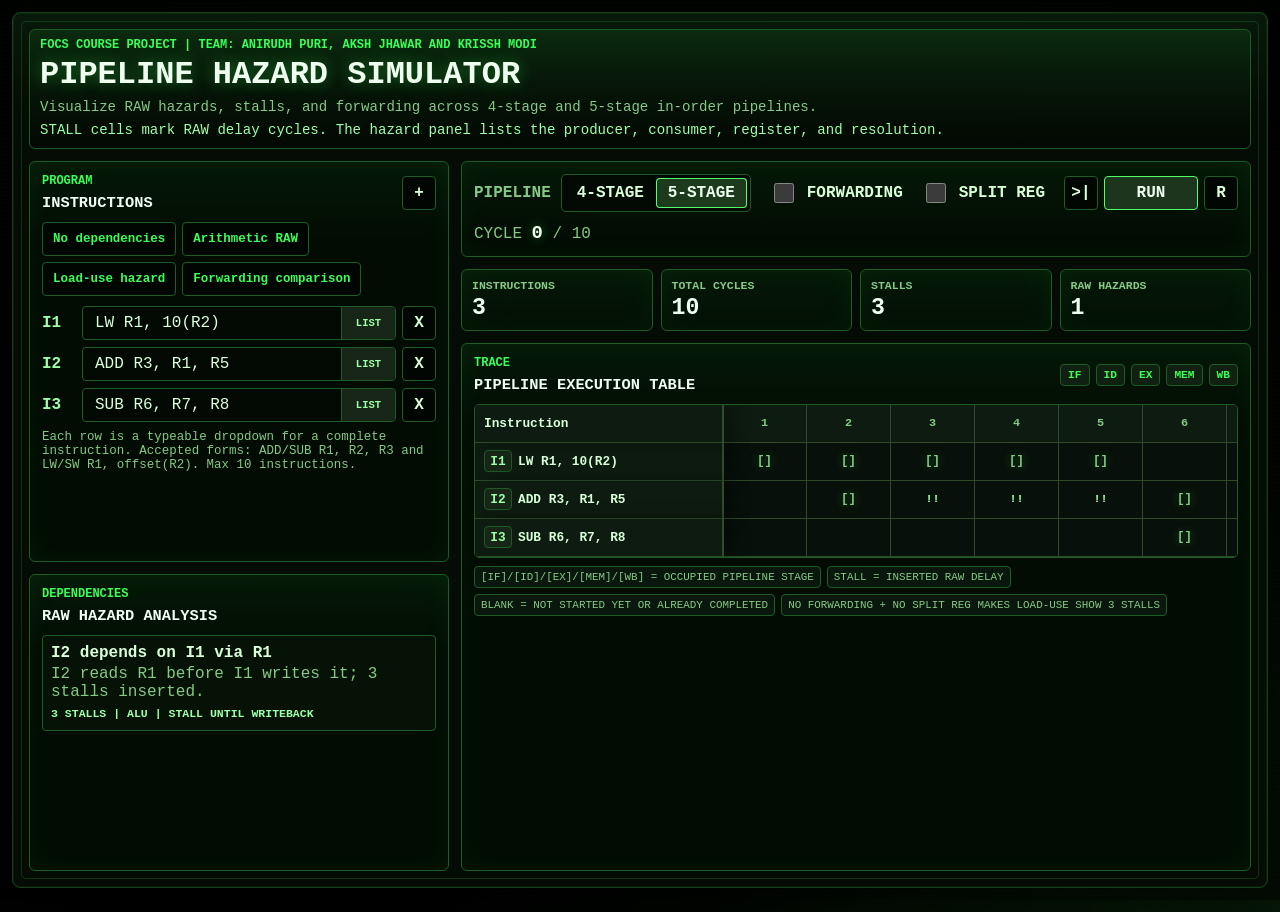
<file: index.html>
<!doctype html>
<html lang="en">
  <head>
    <meta charset="UTF-8" />
    <meta name="viewport" content="width=device-width, initial-scale=1.0" />
    <meta http-equiv="refresh" content="0; url=./plain-js/" />
    <title>Pipeline Hazard Simulator</title>
    <style>
      :root {
        color-scheme: dark;
        font-family: "Courier New", Courier, monospace;
        background: #000400;
        color: #d8ffe0;
      }

      body {
        min-height: 100vh;
        margin: 0;
        display: grid;
        place-items: center;
      }

      a {
        color: #00ff41;
      }
    </style>
  </head>
  <body>
    <main>
      <h1>Pipeline Hazard Simulator</h1>
      <p>Opening the simulator...</p>
      <p><a href="./plain-js/">Open manually</a></p>
    </main>
  </body>
</html>
</file>
<file: plain-js/styles.css>
:root {
  color-scheme: dark;
  --bg: #010501;
  --case: #050c05;
  --case-dark: #020602;
  --screen: #020802;
  --screen-soft: #061206;
  --panel: rgba(3, 12, 4, 0.95);
  --ink: #d9ffd9;
  --muted: #86c986;
  --dim: #3e6d3f;
  --line: #1e5c25;
  --line-strong: #51ff68;
  --accent: #39ff56;
  --accent-strong: #effff0;
  --glow: #9dffa8;
  --glow-soft: #0d1d0f;
  --danger: #a8ff9e;
  --shadow: 0 24px 80px rgba(0, 0, 0, 0.62), inset 0 0 0 1px rgba(57, 255, 86, 0.08);
  font-family: "Courier New", Courier, ui-monospace, SFMono-Regular, Menlo, Monaco, Consolas, monospace;
}

* {
  box-sizing: border-box;
}

html,
body {
  height: 100%;
}

html {
  background: var(--bg);
}

body {
  margin: 0;
  min-width: 320px;
  overflow: hidden;
  background:
    radial-gradient(circle at 50% 0%, rgba(57, 255, 86, 0.13), transparent 36rem),
    radial-gradient(circle at 90% 100%, rgba(57, 255, 86, 0.055), transparent 28rem),
    linear-gradient(135deg, #020602, #000 58%, #041004);
  color: var(--ink);
}

body::before {
  content: "";
  position: fixed;
  inset: 0;
  pointer-events: none;
  background: repeating-linear-gradient(
    0deg,
    rgba(255, 255, 255, 0.025),
    rgba(255, 255, 255, 0.025) 1px,
    transparent 1px,
    transparent 4px
  );
  opacity: 0.42;
  mix-blend-mode: screen;
}

body::after {
  content: "";
  position: fixed;
  inset: 0;
  pointer-events: none;
  background: radial-gradient(circle at 50% 45%, transparent 46%, rgba(0, 0, 0, 0.46) 100%);
}

button,
input {
  font: inherit;
}

button {
  cursor: pointer;
}

button:disabled {
  cursor: not-allowed;
  opacity: 0.42;
}

button:focus-visible,
input:focus-visible {
  outline: 2px solid var(--accent);
  outline-offset: 2px;
}

.app-shell {
  position: relative;
  z-index: 1;
  width: min(1460px, calc(100% - 24px));
  height: calc(100vh - 24px);
  margin: 12px auto;
  display: grid;
  grid-template-rows: auto minmax(0, 1fr);
  gap: 12px;
  padding: 16px;
  overflow: hidden;
  background:
    linear-gradient(180deg, rgba(57, 255, 86, 0.055), transparent 90px),
    var(--case);
  border: 1px solid #173d1c;
  border-radius: 8px;
  box-shadow: var(--shadow);
}

.app-shell::before {
  content: "";
  position: absolute;
  inset: 8px;
  border: 1px solid rgba(57, 255, 86, 0.16);
  border-radius: 5px;
  pointer-events: none;
}

.app-header {
  min-height: 0;
  padding: 8px 10px 10px;
  border: 1px solid var(--line);
  border-radius: 6px;
  background: linear-gradient(180deg, rgba(57, 255, 86, 0.085), rgba(2, 8, 2, 0.97));
}

.eyebrow {
  margin: 0 0 6px;
  color: var(--accent);
  font-size: 0.75rem;
  font-weight: 800;
  text-transform: uppercase;
}

.app-header h1 {
  margin: 0;
  color: var(--accent-strong);
  font-size: clamp(1.45rem, 2.5vw, 2.45rem);
  line-height: 1.05;
  letter-spacing: 0;
  text-transform: uppercase;
  text-shadow: 0 0 16px rgba(57, 255, 86, 0.38);
}

.app-header > p:not(.eyebrow) {
  max-width: 980px;
  margin: 7px 0 0;
  color: var(--muted);
  font-size: 0.88rem;
}

.top-note {
  color: var(--glow) !important;
}

.workspace {
  display: grid;
  grid-template-columns: minmax(330px, 420px) minmax(0, 1fr);
  gap: 12px;
  min-height: 0;
}

.left-column,
.right-column {
  display: grid;
  gap: 12px;
  min-height: 0;
}

.left-column {
  grid-template-rows: minmax(0, 1.15fr) minmax(0, 0.85fr);
}

.right-column {
  grid-template-rows: auto auto minmax(0, 1fr);
}

.panel,
.metric {
  position: relative;
  min-height: 0;
  border: 1px solid var(--line);
  border-radius: 6px;
  background:
    linear-gradient(180deg, rgba(57, 255, 86, 0.052), transparent 78px),
    var(--panel);
  box-shadow: inset 0 0 28px rgba(57, 255, 86, 0.05);
}

.panel {
  overflow: auto;
  padding: 12px;
}

.section-heading {
  display: flex;
  align-items: center;
  justify-content: space-between;
  gap: 12px;
  margin-bottom: 10px;
}

.section-heading h2 {
  margin: 0;
  color: var(--accent-strong);
  font-size: 0.96rem;
  letter-spacing: 0;
  text-transform: uppercase;
}

.icon-button,
.primary-button,
.example-strip button,
.segmented button {
  min-height: 34px;
  border: 1px solid var(--line);
  border-radius: 4px;
  background: var(--case-dark);
  color: var(--ink);
}

.icon-button:hover,
.primary-button:hover,
.example-strip button:hover,
.segmented button:hover {
  border-color: var(--accent);
  color: var(--accent-strong);
  box-shadow: 0 0 18px rgba(57, 255, 86, 0.2);
}

.icon-button {
  display: inline-grid;
  place-items: center;
  width: 34px;
  flex: 0 0 34px;
  font-weight: 900;
}

.primary-button {
  display: inline-flex;
  align-items: center;
  justify-content: center;
  min-width: 94px;
  padding: 0 16px;
  background: #1d341d;
  color: var(--accent-strong);
  border-color: var(--line-strong);
  font-weight: 800;
  text-transform: uppercase;
}

.example-strip {
  display: flex;
  flex-wrap: wrap;
  gap: 6px;
  margin-bottom: 10px;
}

.example-strip button {
  padding: 0 10px;
  color: var(--accent);
  font-size: 0.78rem;
  font-weight: 800;
}

.instruction-list {
  display: grid;
  gap: 7px;
}

.instruction-row {
  display: grid;
  grid-template-columns: 34px minmax(0, 1fr) 34px;
  gap: 6px;
  align-items: center;
}

.instruction-row label {
  color: var(--glow);
  font-weight: 900;
}

.instruction-combo {
  position: relative;
  min-width: 0;
}

.instruction-combo.open {
  z-index: 20;
}

.instruction-row input {
  width: 100%;
  min-width: 0;
  min-height: 34px;
  border: 1px solid var(--line);
  border-radius: 4px;
  padding: 0 68px 0 12px;
  color: var(--ink);
  background: var(--screen);
  caret-color: var(--accent);
  transition: border-color 160ms ease, box-shadow 160ms ease;
}

.instruction-row input:focus {
  border-color: var(--accent);
  box-shadow: inset 0 0 20px rgba(57, 255, 86, 0.08), 0 0 16px rgba(57, 255, 86, 0.16);
}

.instruction-row input::placeholder {
  color: var(--dim);
}

.combo-arrow {
  position: absolute;
  top: 1px;
  right: 1px;
  bottom: 1px;
  display: grid;
  place-items: center;
  width: 54px;
  border-left: 1px solid var(--line);
  border-radius: 0 3px 3px 0;
  background: #172617;
  color: var(--glow);
  font-size: 0.66rem;
  font-weight: 900;
  pointer-events: none;
}

.instruction-suggestions {
  position: absolute;
  z-index: 30;
  left: 0;
  right: 0;
  top: calc(100% + 4px);
  display: none;
  max-height: min(252px, 48vh);
  overflow: auto;
  border: 1px solid var(--line-strong);
  border-radius: 4px;
  background: #081209;
  box-shadow: 0 18px 34px rgba(0, 0, 0, 0.72), 0 0 24px rgba(57, 255, 86, 0.15);
}

.instruction-combo.open .instruction-suggestions {
  display: grid;
}

.instruction-suggestions button {
  width: 100%;
  min-height: 42px;
  display: grid;
  grid-template-columns: minmax(0, 1fr) auto;
  align-items: center;
  gap: 10px;
  border: 0;
  border-bottom: 1px solid rgba(57, 255, 86, 0.18);
  border-radius: 0;
  padding: 7px 10px;
  background: transparent;
  color: var(--ink);
  text-align: left;
}

.instruction-suggestions button:hover,
.instruction-suggestions button:focus-visible {
  background: #173219;
  color: var(--accent-strong);
}

.instruction-suggestions span {
  min-width: 0;
  overflow: hidden;
  font-weight: 900;
  text-overflow: ellipsis;
  white-space: nowrap;
}

.instruction-suggestions small {
  color: var(--glow);
  font-size: 0.64rem;
  font-weight: 900;
  text-transform: uppercase;
  white-space: nowrap;
}

.hint {
  margin: 8px 0 0;
  color: var(--muted);
  font-size: 0.78rem;
}

.hidden {
  display: none;
}

.error-box {
  margin-top: 8px;
  padding: 8px 10px;
  border: 1px solid var(--line-strong);
  border-radius: 4px;
  color: var(--accent-strong);
  background: #071607;
}

.controls-panel {
  display: flex;
  flex-wrap: wrap;
  gap: 10px;
  align-items: center;
  justify-content: space-between;
}

.control-group {
  display: flex;
  gap: 10px;
  align-items: center;
}

.control-label {
  color: var(--muted);
  font-weight: 900;
  text-transform: uppercase;
}

.segmented {
  display: grid;
  grid-template-columns: 1fr 1fr;
  width: 190px;
  padding: 3px;
  border: 1px solid var(--line);
  border-radius: 5px;
  background: var(--screen);
}

.segmented button {
  min-height: 30px;
  border: 0;
  background: transparent;
  font-weight: 900;
  text-transform: uppercase;
}

.segmented button.active {
  background: #1d3a1d;
  color: var(--accent-strong);
  box-shadow: inset 0 0 0 1px var(--line-strong);
}

.switch {
  display: inline-flex;
  align-items: center;
  gap: 10px;
  min-height: 34px;
  color: var(--ink);
  font-weight: 900;
  text-transform: uppercase;
}

.switch input {
  width: 20px;
  height: 20px;
  accent-color: var(--accent);
}

.run-controls {
  display: flex;
  gap: 6px;
  align-items: center;
}

.cycle-readout {
  min-width: 112px;
  color: var(--muted);
  text-align: right;
  text-transform: uppercase;
}

.cycle-readout strong {
  color: var(--accent-strong);
  font-size: 1.18rem;
  text-shadow: 0 0 12px rgba(57, 255, 86, 0.42);
}

.summary-grid {
  display: grid;
  grid-template-columns: repeat(4, minmax(120px, 1fr));
  gap: 8px;
}

.metric {
  min-height: 58px;
  padding: 9px 10px;
}

.metric span {
  display: block;
  color: var(--muted);
  font-size: 0.72rem;
  font-weight: 900;
  text-transform: uppercase;
}

.metric strong {
  display: block;
  margin-top: 3px;
  color: var(--accent-strong);
  font-size: 1.45rem;
}

.stage-key {
  display: flex;
  flex-wrap: wrap;
  justify-content: flex-end;
  gap: 6px;
}

.stage-key span {
  border-radius: 4px;
  padding: 4px 7px;
  background: #102111;
  color: var(--accent);
  border: 1px solid var(--line);
  font-size: 0.7rem;
  font-weight: 900;
}

.table-wrap {
  overflow-x: auto;
  max-height: calc(100vh - 322px);
  border: 1px solid var(--line);
  border-radius: 5px;
  background: var(--screen);
  position: relative;
}

.trace-legend {
  display: flex;
  flex-wrap: wrap;
  gap: 6px;
  margin-top: 8px;
  color: var(--muted);
  font-size: 0.68rem;
  text-transform: uppercase;
}

.trace-legend span {
  border: 1px solid var(--line);
  border-radius: 4px;
  background: rgba(13, 27, 16, 0.8);
  padding: 4px 6px;
}

.pipeline-table {
  width: auto;
  border-collapse: separate;
  border-spacing: 0;
  table-layout: fixed;
}

.pipeline-table th,
.pipeline-table td {
  width: 84px;
  min-width: 84px;
  height: 38px;
  padding: 0 6px;
  border-right: 1px solid rgba(54, 85, 47, 0.85);
  border-bottom: 1px solid rgba(54, 85, 47, 0.85);
  text-align: center;
  vertical-align: middle;
  overflow: hidden;
  white-space: nowrap;
  text-overflow: clip;
}

.pipeline-table thead th {
  background: #0d1b10;
  color: var(--muted);
  font-size: 0.74rem;
}

.pipeline-table .instruction-col {
  width: 248px;
  min-width: 248px;
  padding: 0 9px;
  background: #0d1b10;
  color: var(--ink);
  text-align: left;
  font-size: 0.8rem;
  position: sticky;
  left: 0;
  z-index: 3;
  box-shadow: 1px 0 0 rgba(54, 85, 47, 0.95), 10px 0 18px rgba(0, 0, 0, 0.28);
}

.pipeline-table thead .instruction-col {
  z-index: 4;
}

.instruction-badge {
  display: inline-grid;
  place-items: center;
  width: 28px;
  height: 22px;
  margin-right: 6px;
  border-radius: 4px;
  background: #172617;
  color: var(--glow);
  border: 1px solid var(--line);
  font-weight: 900;
}

.stage-cell {
  background: #102611;
  color: var(--accent-strong);
  font-weight: 900;
  font-size: 0.78rem;
  text-shadow: 0 0 10px rgba(112, 255, 99, 0.38);
}

.stage-cell::before {
  content: "[";
  color: var(--muted);
}

.stage-cell::after {
  content: "]";
  color: var(--muted);
}

.stall-cell {
  background:
    linear-gradient(180deg, rgba(57, 255, 86, 0.16), rgba(57, 255, 86, 0.055)),
    #071507;
  color: var(--accent-strong);
  font-weight: 900;
  font-size: 0.74rem;
  text-shadow: 0 0 12px rgba(57, 255, 86, 0.48);
}

.stall-cell::before {
  content: "!";
  color: var(--glow);
}

.stall-cell::after {
  content: "!";
  color: var(--glow);
}

.future-cycle {
  background: #07100a;
  color: transparent;
}

.future-cycle.stall-cell {
  background: #07100a;
  text-shadow: none;
}

.current-cycle {
  box-shadow: inset 0 0 0 2px var(--accent), 0 0 16px rgba(57, 255, 86, 0.26);
}

.hazard-list {
  display: grid;
  gap: 8px;
  padding: 0;
  margin: 0;
  list-style: none;
}

.hazard-list li,
.hazard-empty {
  padding: 8px;
  border-radius: 4px;
  background: var(--screen-soft);
  border: 1px solid var(--line);
}

.hazard-list p,
.hazard-empty {
  margin: 3px 0;
  color: var(--muted);
}

.hazard-list span {
  color: var(--glow);
  font-size: 0.72rem;
  font-weight: 900;
  text-transform: uppercase;
}

@media (max-width: 980px) {
  body {
    overflow: auto;
  }

  .app-shell {
    height: auto;
    min-height: calc(100vh - 24px);
  }

  .workspace {
    grid-template-columns: 1fr;
  }

  .summary-grid {
    grid-template-columns: repeat(2, minmax(0, 1fr));
  }
}

@media (max-width: 620px) {
  .app-shell {
    width: min(100% - 16px, 1460px);
    height: auto;
    margin: 8px auto;
    padding: 10px;
  }

  .controls-panel,
  .control-group,
  .run-controls {
    width: 100%;
  }

  .segmented {
    width: 100%;
  }

  .primary-button {
    flex: 1;
  }

  .summary-grid {
    grid-template-columns: 1fr;
  }

  .pipeline-table .instruction-col {
    width: 228px;
    min-width: 228px;
  }
}
</file>
